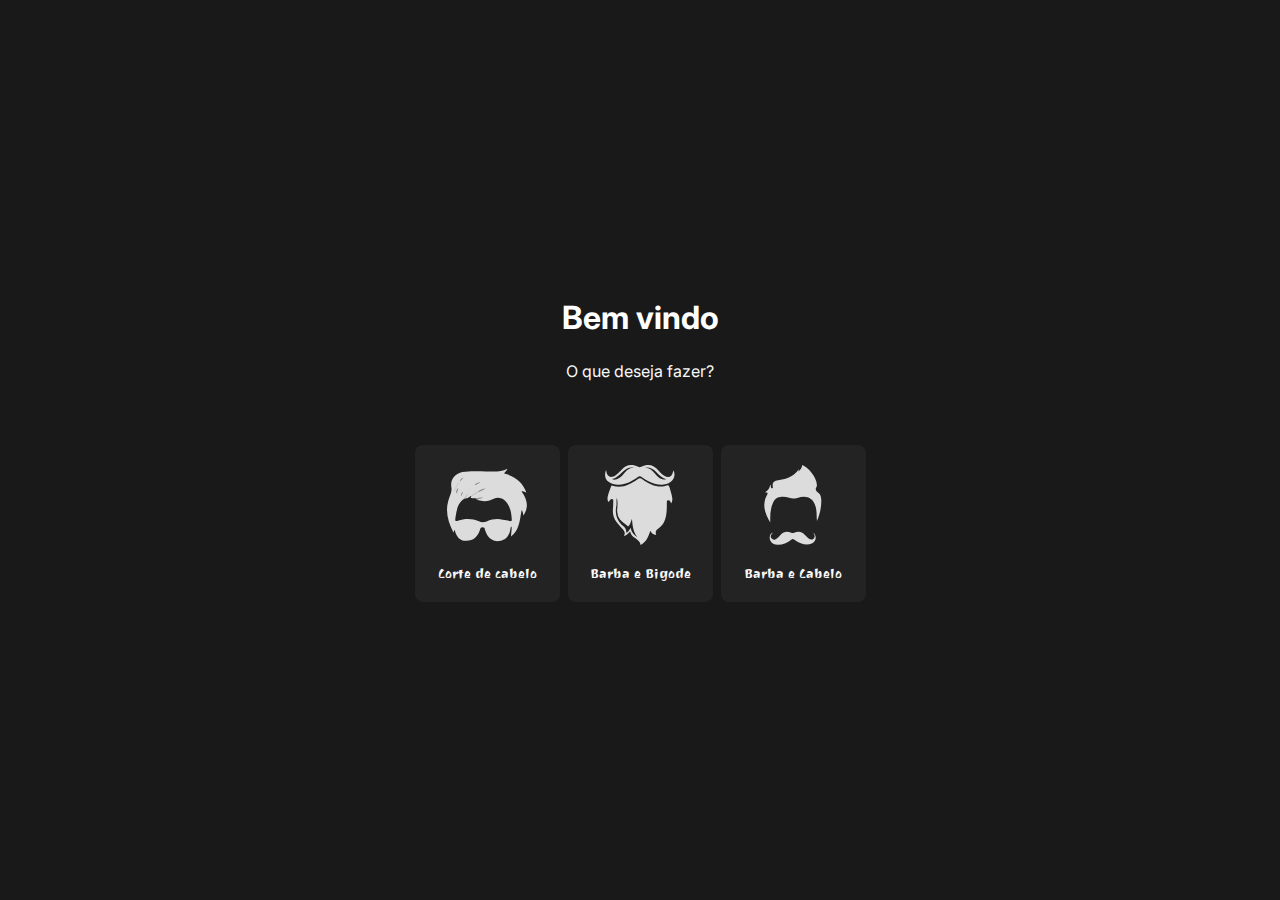
<file: index.html>
<!DOCTYPE html>
<html lang="pt-BR">
<head>
    <meta charset="UTF-8">
    <meta http-equiv="X-UA-Compatible" content="IE=edge">
    <meta name="viewport" content="width=device-width, initial-scale=1.0">
    <meta name="theme-color" content="#191919">
    <meta name="apple-mobile-web-app-status-bar-style" content="#191919">
    <meta name="msapplication-navbutton-color" content="#191919">
    <!-- Fonts -->
    <link rel="preconnect" href="https://fonts.googleapis.com">
    <link rel="preconnect" href="https://fonts.gstatic.com" crossorigin>
    <link href="https://fonts.googleapis.com/css2?family=Inter:wght@100;200;300;400;500;600;700;800;900&family=Joti+One&family=Nunito:wght@200;300;400;500;600;700;800;900&display=swap" rel="stylesheet">

    <link rel="stylesheet" href="./assets/CSS/all.css">
    <title>Agendamentos</title>
</head>
<body class="body-agends">
    <div class="container">
        <div class="cx-title">
            <h1>
                Bem vindo
            </h1>
            <p>O que deseja fazer?</p>
        </div>

        <section class="container-cards">
            <div class="cx-cards">
                <a href="./views/agendamento.html?type=01">
                    <div class="card">
                        <div><img src="./assets/IMG/icon-1.svg" alt=""></div>
                        <p>Corte de cabelo</p>
                    </div>
                </a>
                
                <a href="./views/agendamento.html?type=02">
                    <div class="card">
                        <div><img src="./assets/IMG/icon-2.svg" alt=""></div>
                        <p>Barba e Bigode</p>
                    </div>
                </a>
               
                <a href="./views/agendamento.html?type=03">
                    <div class="card">
                        <div><img src="./assets/IMG/icon-3.svg" alt=""></div>
                        <p>Barba e Cabelo</p>
                    </div>
                </a>
                
            </div>
        </section>
    </div>

    
</body>
</html>
</file>
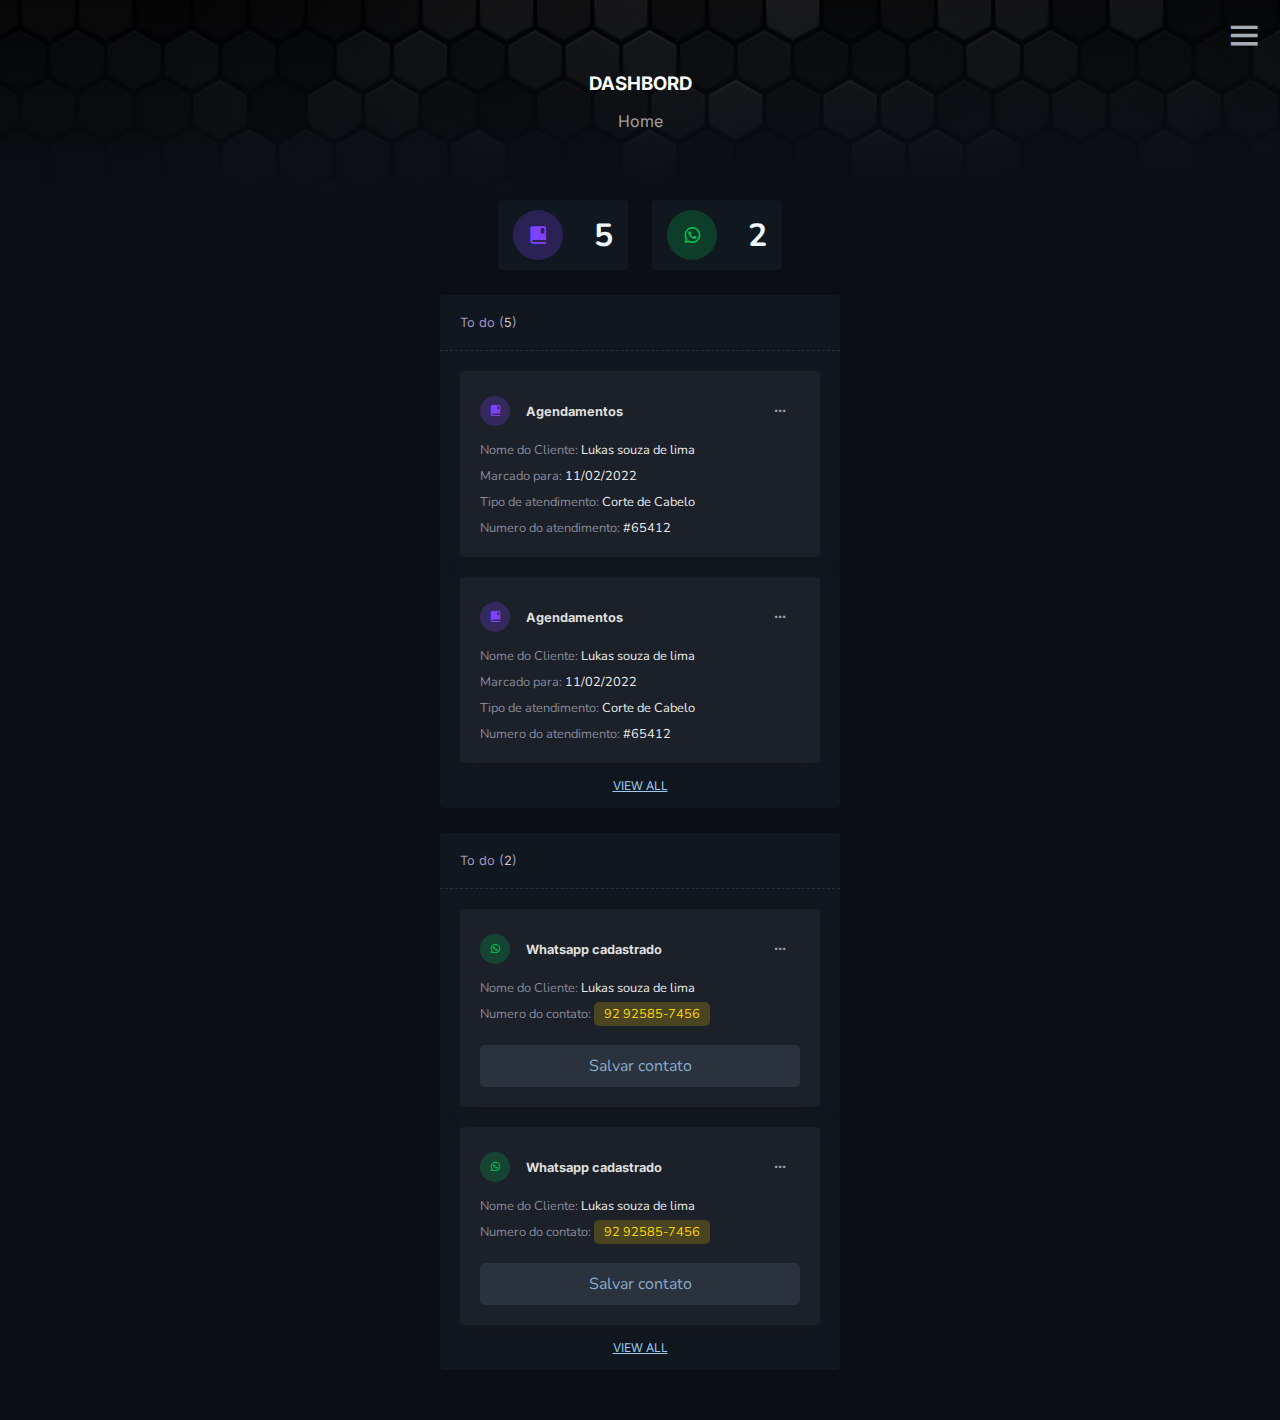
<file: admin/dashbord.html>
<!DOCTYPE html>
<html lang="pt-BR">
<head>
    <meta charset="UTF-8">
    <meta http-equiv="X-UA-Compatible" content="IE=edge">
    <meta name="viewport" content="width=device-width, initial-scale=1.0">
    <meta name="theme-color" content="#7E42FF">
    <meta name="apple-mobile-web-app-status-bar-style" content="#7E42FF">
    <meta name="msapplication-navbutton-color" content="#7E42FF ">
    <!-- Fonts -->
    <link rel="preconnect" href="https://fonts.googleapis.com">
    <link rel="preconnect" href="https://fonts.gstatic.com" crossorigin>
    <link href="https://fonts.googleapis.com/css2?family=Inter:wght@100;200;300;400;500;600;700;800;900&family=Joti+One&family=Nunito:wght@200;300;400;500;600;700;800;900&display=swap" rel="stylesheet">
    <!-- Icons -->
    <link href='https://unpkg.com/boxicons@2.1.2/css/boxicons.min.css' rel='stylesheet'>

    <link rel="stylesheet" href="../assets/CSS/all.css">
    <title>Dashbord - Home</title>
</head>
<body class="body-dashbord">
    <header class="header-dashbord">
        <div class="container-content">
            <nav class="nav-dashbord">
                <div class="container-menu toggle-nav">
                    <i class='bx bx-menu' ></i>
                </div>
                <ul class="close-nav">
                    <div class="nav-close toggle-nav">
                        <i class='bx bx-x' ></i>
                    </div>
                    <div class="ctn-icons-nav">
                        <li><a href=""><i class='bx bxs-home' ></i></a></li>
                        <li><a href=""><i class='bx bxs-book' ></i></a></li>
                        <li><a href=""><i class='bx bxl-whatsapp' ></i></a></li>
                    </div>
                </ul>
            </nav>
            <div class="content-header">
                <h3>DASHBORD</h3>
                <p>Home</p>
            </div>
        </div>
    </header>

    <section class="cp-1-home">
        <div class="content-cp-1">
            <div class="card-cp-1">
                <div class="content-1-cp1 ">
                    <i class='bx bxs-book-bookmark'></i>
                </div>
                <div class="value-cp-1">
                    <span id='value-cp-1'>5</span>
                </div>
            </div>

            <div class="card-cp-1">
                <div class="content-1-cp1 cp2">
                    <i class='bx bxl-whatsapp' ></i>
                </div>
                <div class="value-cp-1">
                    <span id='value-cp-1'>2</span>
                </div>
            </div>
        </div>
    </section>

    <!-- Component de previw de agendamentos -->
    <section class="previw-agendamentos">
        <div class="container-toDoList-1">
            <div class="content-td-1">
                <p>To do (<span>5</span>)</p>
            </div>
            <!-- Container dos cards -->
            <div id="container-card">

                <!-- cards -->
                <div class="container-card-td">
                    <!-- Part 1 -->
                    <div class="header-card">
                        <div class="division-1">
                            <div class="content-1-cp1 toDo">
                                <i class='bx bxs-book-bookmark'></i>
                            </div>
                            <div>
                                Agendamentos
                            </div>
                        </div>
                        <div class="ctn-options">
                            <div class="cp-2"> 
                                <div class="cp-2-ctn">
                                    <i class='bx bx-dots-horizontal-rounded'></i>
                                </div>
                                <div class="options-cp2 disabled-component">
                                    <ul>
                                        <li><span><i class='bx bx-show'></i></span><p>View</p></li>
                                       <!--  <li><span><i class='bx bx-pencil' ></i></span><p>Edit</p></li> -->
                                        <li><span><i class='bx bx-trash' ></i></span><p>Delete</p></li>
                                    </ul>
                                </div>
                            </div>
                        </div>
                    </div>
                    <!-- Part 3 -->
                    <div class="details-cp1">
                        <p>Nome do Cliente: <span>Lukas souza de lima</span></p>
                        <p>Marcado para: <span>11/02/2022</span></p>
                        <p>Tipo de atendimento: <span>Corte de Cabelo</span></p>
                        <p>Numero do atendimento:  <span>#65412</span></p>
                    </div>
                </div>

                <!-- cards -->
                <div class="container-card-td">
                    <!-- Part 1 -->
                    <div class="header-card">
                        <div class="division-1">
                            <div class="content-1-cp1 toDo">
                                <i class='bx bxs-book-bookmark'></i>
                            </div>
                            <div>
                                Agendamentos
                            </div>
                        </div>
                        <div class="ctn-options">
                            <div class="cp-2"> 
                                <div class="cp-2-ctn">
                                    <i class='bx bx-dots-horizontal-rounded'></i>
                                </div>
                                <div class="options-cp2 disabled-component">
                                    <ul>
                                        <li><span><i class='bx bx-show'></i></span><p>View</p></li>
                                       <!--  <li><span><i class='bx bx-pencil' ></i></span><p>Edit</p></li> -->
                                        <li><span><i class='bx bx-trash' ></i></span><p>Delete</p></li>
                                    </ul>
                                </div>
                            </div>
                        </div>
                    </div>
                    <!-- Part 3 -->
                    <div class="details-cp1">
                        <p>Nome do Cliente: <span>Lukas souza de lima</span></p>
                        <p>Marcado para: <span>11/02/2022</span></p>
                        <p>Tipo de atendimento: <span>Corte de Cabelo</span></p>
                        <p>Numero do atendimento:  <span>#65412</span></p>
                    </div>
                </div>
            </div>


            <div class="ctn-viewAll">
                <span>VIEW ALL</span>
            </div>
        </div>

        
    </section>


    <!-- Previw de de contatos -->
    <section class="previw-agendamentos">
        <div class="container-toDoList-1">
            <div class="content-td-1">
                <p>To do (<span>2</span>)</p>
            </div>
            <!-- Container dos cards -->
            <div id="container-card">

                <!-- cards -->
                <div class="container-card-td">
                    <!-- Part 1 -->
                    <div class="header-card">
                        <div class="division-1">
                            <div class="content-1-cp1 cp2 toDo">
                                <i class='bx bxl-whatsapp' ></i>
                            </div>
                            <div>
                                Whatsapp cadastrado
                            </div>
                        </div>
                        <div class="ctn-options">
                            <div class="cp-2"> 
                                <div class="cp-2-ctn">
                                    <i class='bx bx-dots-horizontal-rounded'></i>
                                </div>
                                <div class="options-cp2 disabled-component">
                                    <ul>
                                        <li><span><i class='bx bx-show'></i></span><p>View</p></li>
                                       <!--  <li><span><i class='bx bx-pencil' ></i></span><p>Edit</p></li> -->
                                        <li><span><i class='bx bx-trash' ></i></span><p>Delete</p></li>
                                    </ul>
                                </div>
                            </div>
                        </div>
                    </div>
                    <!-- Part 3 -->
                    <div class="details-cp1">
                        <p>Nome do Cliente: <span>Lukas souza de lima</span></p>
                        <p>Numero do contato: <span id="ctn-number">92 92585-7456</span></p>
                        <a href="">
                            Salvar contato
                        </a>
                    </div>
                </div>

                <!-- cards -->
                <div class="container-card-td">
                    <!-- Part 1 -->
                    <div class="header-card">
                        <div class="division-1">
                            <div class="content-1-cp1 cp2 toDo">
                                <i class='bx bxl-whatsapp' ></i>
                            </div>
                            <div>
                                Whatsapp cadastrado
                            </div>
                        </div>
                        <div class="ctn-options">
                            <div class="cp-2"> 
                                <div class="cp-2-ctn">
                                    <i class='bx bx-dots-horizontal-rounded'></i>
                                </div>
                                <div class="options-cp2 disabled-component">
                                    <ul>
                                        <li><span><i class='bx bx-show'></i></span><p>View</p></li>
                                       <!--  <li><span><i class='bx bx-pencil' ></i></span><p>Edit</p></li> -->
                                        <li><span><i class='bx bx-trash' ></i></span><p>Delete</p></li>
                                    </ul>
                                </div>
                            </div>
                        </div>
                    </div>
                    <!-- Part 3 -->
                    <div class="details-cp1">
                        <p>Nome do Cliente: <span>Lukas souza de lima</span></p>
                        <p>Numero do contato: <span id="ctn-number">92 92585-7456</span></p>
                        <a href="">
                            Salvar contato
                        </a>
                    </div>
                </div>
            </div>


            <div class="ctn-viewAll">
                <span>VIEW ALL</span>
            </div>
        </div>

        
    </section>

   


    <script src="../assets/JS/dashbord.js"></script>
    <script type="module" src="../assets/JS/componentOptions.js"></script>
</body>
</html>
</file>
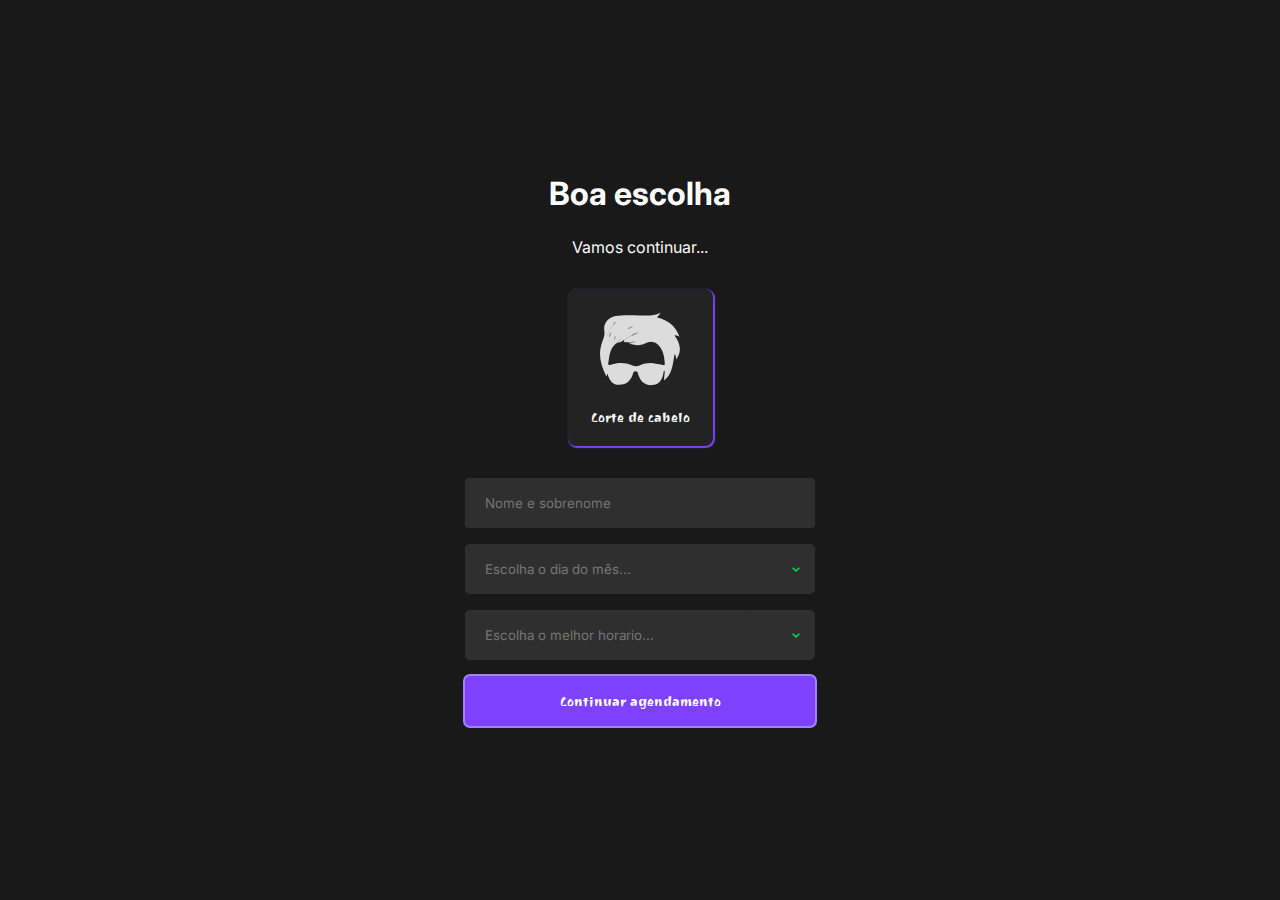
<file: views/agendamento.html>
<!DOCTYPE html>
<html lang="pt-BR">
<head>
    <meta charset="UTF-8">
    <meta http-equiv="X-UA-Compatible" content="IE=edge">
    <meta name="viewport" content="width=device-width, initial-scale=1.0">
    <meta name="theme-color" content="#191919">
    <meta name="apple-mobile-web-app-status-bar-style" content="#191919">
    <meta name="msapplication-navbutton-color" content="#191919">
    <!-- Fonts -->
    <link rel="preconnect" href="https://fonts.googleapis.com">
    <link rel="preconnect" href="https://fonts.gstatic.com" crossorigin>
    <link href="https://fonts.googleapis.com/css2?family=Inter:wght@100;200;300;400;500;600;700;800;900&family=Joti+One&family=Nunito:wght@200;300;400;500;600;700;800;900&display=swap" rel="stylesheet">
    <!-- Icons -->
    <link href='https://unpkg.com/boxicons@2.1.2/css/boxicons.min.css' rel='stylesheet'>

    <link rel="stylesheet" href="../assets/CSS/all.css">
    <title>Agendamentos - Cadastrar agendamento</title>
</head>
<body>
    <div class="container agends">
        <div class="cx-title">
            <h1>
                Boa escolha
            </h1>
            <p>Vamos continuar... </p>
        </div>

        <section class="container-cards">
            <div class="cx-cards">
                <div class="card card-selected">
                    <div><img src="../assets/IMG/icon-1.svg" alt=""></div>
                    <p>Corte de cabelo</p>
                </div>
            </div>
        </section>

        <form action="">
            <input class="ipt ipt-tx" type="text"placeholder="Nome e sobrenome">
            
           
            <!-- Component 1 -->
            <div class="component-select">
                <div class="cx-select">
                    <div class="ctn-ipt"><input class="ipt-selects" value="" placeholder="Escolha o dia do mês..." disabled></div>
                    <div class="ctn-ipt-2">
                        <i class='icon-select bx bx-chevron-down'></i>
                        <i class='icon-select bx disabled-select bxs-check-circle' ></i>
                    </div>
                </div>
    
                <nav class="disabled-select navbar-select">
                    <ul>
                        <li class="lis" data-select=""><span><i class='bx bxs-calendar'></i></span><p>Default</p></li>
                        <li class="lis" data-select="01/07/2022"><span><i class='bx bxs-calendar'></i></span><p>01/07/2022</p></li>
                        <li class="lis" data-select="02/07/2022"><span><i class='bx bxs-calendar'></i></span><p>02/07/2022</p></li>
                        <li class="lis" data-select="03/07/2022"><span><i class='bx bxs-calendar'></i></span><p>03/07/2022</p></li>
                        <li class="lis" data-select="04/07/2022"><span><i class='bx bxs-calendar'></i></span><p>04/07/2022</p></li>
                        <li class="lis" data-select="05/07/2022"><span><i class='bx bxs-calendar'></i></span><p>05/07/2022</p></li>
                        <li class="lis" data-select="06/07/2022"><span><i class='bx bxs-calendar'></i></span><p>06/07/2022</p></li>
                        <li class="lis" data-select="07/07/2022"><span><i class='bx bxs-calendar'></i></span><p>07/07/2022</p></li>
                    </ul>
                </nav>
            </div>
            
             
            <!-- Component 2 -->
            <div class="component-select">
                <div class="cx-select">
                    <div class="ctn-ipt"><input class="ipt-selects" value="" placeholder="Escolha o melhor horario..." disabled></div>
                    <div class="ctn-ipt-2">
                        <i class='icon-select bx bx-chevron-down'></i>
                        <i class='icon-select bx disabled-select bxs-check-circle' ></i>
                    </div>
                </div>
    
                <nav class="disabled-select navbar-select">
                    <ul>
                        <li class="lis" data-select=""><span><i class='bx bxs-time-five' ></i></span><p>Default</p></li>
                        <li class="lis" data-select="9:00 horas"><span><i class='bx bxs-time-five' ></i></span><p>9:00</p></li>
                        <li class="lis" data-select="10:00 horas"><span><i class='bx bxs-time-five' ></i></span><p>10:00</p></li>
                        <li class="lis" data-select="11:00 horas"><span><i class='bx bxs-time-five' ></i></span><p>11:00</p></li>
                        <li class="lis" data-select="12:00 horas"><span><i class='bx bxs-time-five' ></i></span><p>12:00</p></li>
                        <li class="lis" data-select="13:00 horas"><span><i class='bx bxs-time-five' ></i></span><p>13:00</p></li>
                        <li class="lis" data-select="14:00 horas"><span><i class='bx bxs-time-five' ></i></span><p>14:00</p></li>
                        <li class="lis" data-select="15:00 horas"><span><i class='bx bxs-time-five' ></i></span><p>15:00</p></li>
                    </ul>
                </nav>
            </div>
            <button id="btn-submit" class="btn-submit">Continuar agendamento</button>
        </form>

    </div>

    <script src="../assets/JS/select.js"></script>
    
</body>
</html>
</file>
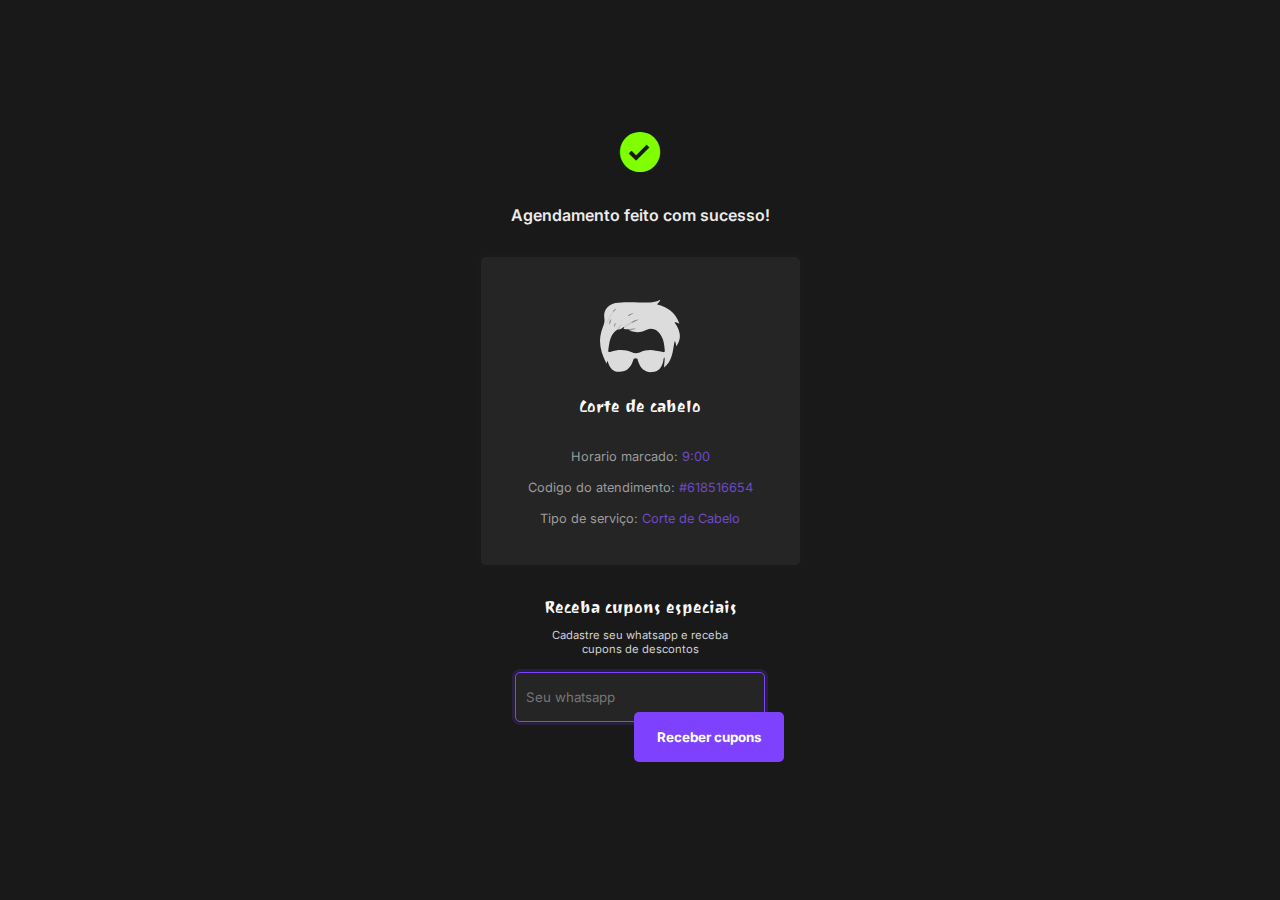
<file: views/finalizar-agendamento.html>
<!DOCTYPE html>
<html lang="pt-BR">
<head>
    <meta charset="UTF-8">
    <meta http-equiv="X-UA-Compatible" content="IE=edge">
    <meta name="viewport" content="width=device-width, initial-scale=1.0">
    <meta name="theme-color" content="#191919">
    <meta name="apple-mobile-web-app-status-bar-style" content="#191919">
    <meta name="msapplication-navbutton-color" content="#191919">
    <!-- Fonts -->
    <link rel="preconnect" href="https://fonts.googleapis.com">
    <link rel="preconnect" href="https://fonts.gstatic.com" crossorigin>
    <link href="https://fonts.googleapis.com/css2?family=Inter:wght@100;200;300;400;500;600;700;800;900&family=Joti+One&family=Nunito:wght@200;300;400;500;600;700;800;900&display=swap" rel="stylesheet">
    <!-- Icons -->
    <link href='https://unpkg.com/boxicons@2.1.2/css/boxicons.min.css' rel='stylesheet'>

    <link rel="stylesheet" href="../assets/CSS/all.css">
    <title>Agendamentos - Page Final</title>
</head>
<body>
    <div class="container agends">
        <div class="cx-title">
            <h1>
                <i class='bx bxs-check-circle'></i>
            </h1>
            <p class="p-check">Agendamento feito com sucesso!</p>
        </div>

        <div class="card-final">
            <div class="container-type">
                <div><img src="../assets/IMG/icon-1.svg" alt=""></div>
                <p>Corte de cabelo</p>
            </div>
            <div class="container-descriptions">
                <p>Horario marcado: <span class="span-card" id="horario">9:00</span></p>
                <p>Codigo do atendimento: <span class="span-card" id="code">#618516654</span></p>
                <p>Tipo de serviço: <span class="span-card" id="typeService">Corte de Cabelo</span></p>
            </div>
        </div>


        <!-- Cadastramento de cupons -->

        <div class="container-cupons">
            <div class="text-cupons">
                <p>Receba cupons especiais</p>
                <p class="p-2">Cadastre seu whatsapp e receba cupons de descontos</p>
            </div>
            <div class="register-container">
                <input type="number" placeholder="Seu whatsapp" id="ipt-cupons">
                <button id="EnviarCupons" class="btn-cupons">Receber cupons</button>
            </div>
        </div>
    </div>

    <script src="../assets/JS/select.js"></script>
    
</body>
</html>
</file>
<file: assets/CSS/all.css>
@import "resets.css";
@import "root.css";
@import "agendamentos.css";
@import "inputs.css";
@import "componentsSelect.css";
@import "dashboard.css";
@import "sectionOne.css";
@import "toDoListComponent.css";
</file>
